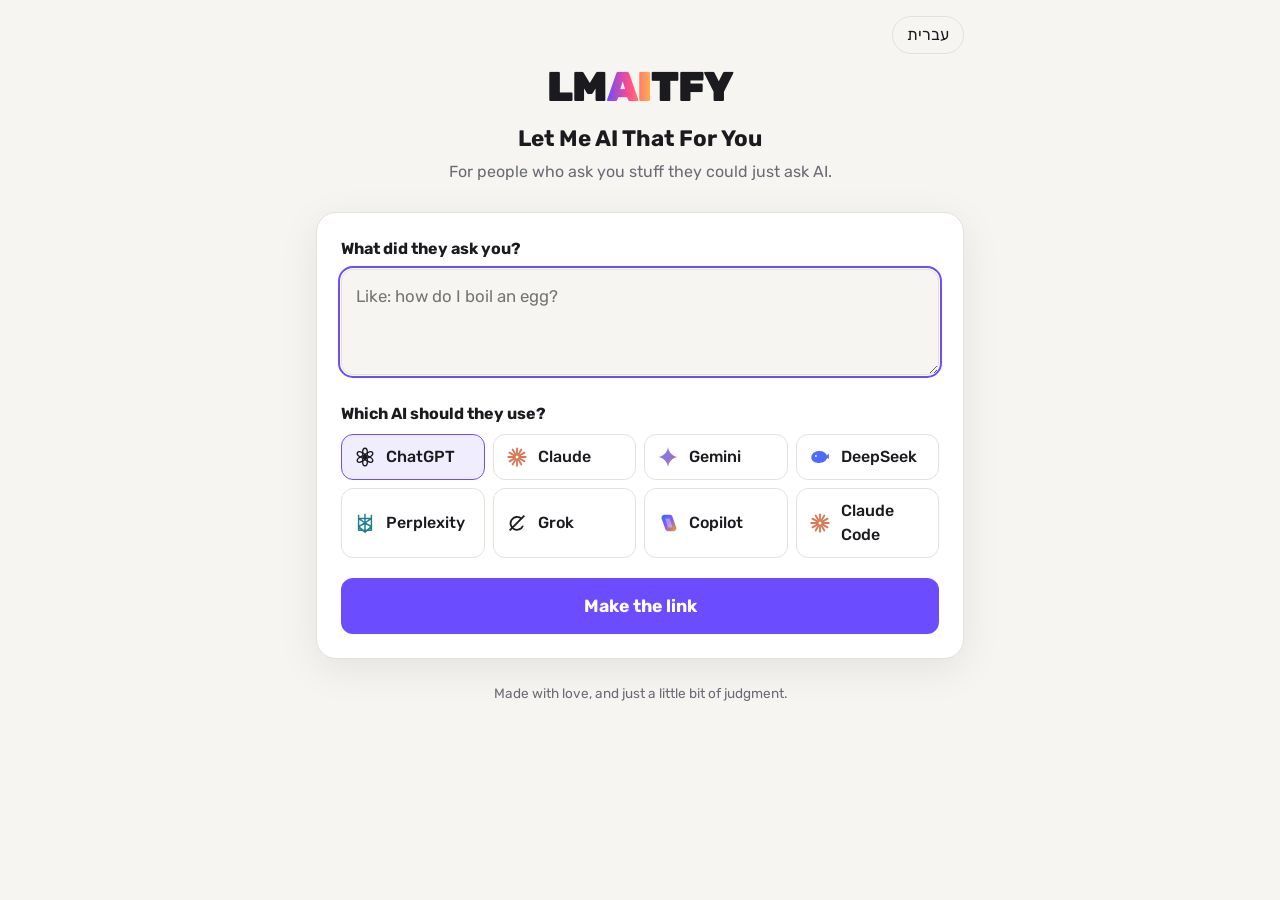
<file: index.html>
<!doctype html>
<html lang="en">
<head>
  <meta charset="utf-8">
  <meta name="viewport" content="width=device-width, initial-scale=1">
  <title>LMAITFY — Share a Guided AI Prompt Link</title>
  <meta name="description" content="Turn a question into a shareable link. LMAITFY walks the recipient through asking ChatGPT, Claude, Gemini, or another AI assistant, then takes them there to get the answer.">
  <link rel="canonical" href="https://almog-wedev.github.io/let-me-ai-that-for-you/">
  <meta name="robots" content="index, follow">
  <meta name="theme-color" content="#6c4cff">

  <!-- Open Graph / social previews -->
  <meta property="og:type" content="website">
  <meta property="og:site_name" content="LMAITFY">
  <meta property="og:title" content="LMAITFY — Share a Guided AI Prompt Link">
  <meta property="og:description" content="Turn a question into a shareable link that walks the recipient through asking ChatGPT, Claude, Gemini, or another AI assistant, step by step.">
  <meta property="og:url" content="https://almog-wedev.github.io/let-me-ai-that-for-you/">
  <meta property="og:locale" content="en_US">
  <meta property="og:locale:alternate" content="he_IL">
  <meta name="twitter:card" content="summary">
  <meta name="twitter:title" content="LMAITFY — Share a Guided AI Prompt Link">
  <meta name="twitter:description" content="Turn a question into a shareable link that walks the recipient through asking an AI assistant, step by step.">

  <link rel="icon" href="data:image/svg+xml,<svg xmlns='http://www.w3.org/2000/svg' viewBox='0 0 100 100'><text y='.9em' font-size='90'>🤖</text></svg>">
  <link rel="preconnect" href="https://fonts.googleapis.com">
  <link rel="preconnect" href="https://fonts.gstatic.com" crossorigin>
  <link href="https://fonts.googleapis.com/css2?family=Rubik:wght@400;500;700;900&display=swap" rel="stylesheet">
  <link rel="stylesheet" href="style.css">

  <!-- Structured data so search engines can describe the tool accurately -->
  <script type="application/ld+json">
  {
    "@context": "https://schema.org",
    "@type": "WebApplication",
    "name": "LMAITFY",
    "alternateName": "Let Me AI That For You",
    "url": "https://almog-wedev.github.io/let-me-ai-that-for-you/",
    "description": "Generates a shareable link that walks someone through asking an AI assistant (ChatGPT, Claude, Gemini, and others) a specific question, then takes them there to get the answer.",
    "applicationCategory": "UtilitiesApplication",
    "operatingSystem": "Any",
    "inLanguage": ["en", "he"],
    "isAccessibleForFree": true,
    "offers": { "@type": "Offer", "price": "0", "priceCurrency": "USD" }
  }
  </script>
</head>
<body>
  <!-- ===== Create mode: build a link ===== -->
  <main id="create" class="create" hidden>
    <button id="langToggle" class="lang-toggle" type="button"></button>

    <header class="hero">
      <div class="logo">LM<span>AI</span>TFY</div>
      <h1 data-i18n="title"></h1>
      <p class="tagline" data-i18n="tagline"></p>
    </header>

    <form id="form" class="card" autocomplete="off">
      <label for="prompt" class="label" data-i18n="promptLabel"></label>
      <textarea id="prompt" rows="3" maxlength="2000" required data-i18n-placeholder="promptPlaceholder"></textarea>

      <span class="label" data-i18n="pickAi"></span>
      <div id="providers" class="providers" role="radiogroup"></div>
      <p id="noPrefillNote" class="note" hidden></p>

      <button class="btn primary" type="submit" data-i18n="generate"></button>

      <div id="result" class="result" hidden>
        <input id="link" class="link" readonly>
        <div class="actions">
          <button id="copyBtn" class="btn" type="button" data-i18n="copy"></button>
          <a id="previewBtn" class="btn" target="_blank" rel="noopener" data-i18n="preview"></a>
          <button id="shareBtn" class="btn" type="button" data-i18n="share"></button>
        </div>
      </div>
    </form>

    <footer class="footer" data-i18n="footer"></footer>
  </main>

  <!-- ===== Play mode: the condescending tutorial ===== -->
  <main id="play" class="play" hidden>
    <header class="play-head">
      <a href="./" class="logo small">LM<span>AI</span>TFY</a>
      <div class="play-head-right">
        <button id="pauseBtn" class="icon-btn" type="button"></button>
        <span class="rail" aria-hidden="true"><i></i><i></i><i></i><i></i></span>
      </div>
    </header>

    <p id="caption" class="caption" aria-live="polite"><span class="step-badge"><span data-i18n="stepLabel"></span> <b id="stepNum">1</b></span> <span id="captionText"></span></p>

    <div id="stage" class="stage">
      <div id="window"></div>
      <div id="keycap" class="keycap" hidden></div>
      <svg id="cursor" class="cursor" viewBox="0 0 24 24" aria-hidden="true">
        <path d="M4 2l16 10-7 1.5L9.5 21z" fill="#fff" stroke="#000" stroke-width="1.5" stroke-linejoin="round"/>
      </svg>
    </div>

    <button id="skipBtn" class="skip" type="button" data-i18n="skip"></button>

    <div id="final" class="final" hidden>
      <div class="card final-card">
        <h2 id="finalTitle"></h2>
        <p id="finalSub"></p>
        <button id="goBtn" class="btn primary" type="button"></button>
        <p id="finalNote" class="note"></p>
        <a href="./" class="make-own" data-i18n="makeOwn"></a>
      </div>
    </div>
  </main>

  <script src="icons.js"></script>
  <script src="providers.js"></script>
  <script src="i18n.js"></script>
  <script src="app.js"></script>
</body>
</html>
</file>
<file: style.css>
/* ===================================================================
   Tokens
   =================================================================== */
:root {
  --bg: #f6f5f2;
  --fg: #1b1b1f;
  --muted: #6b6b75;
  --card: #ffffff;
  --border: #e3e1dc;
  --accent: #6c4cff;
  --accent-fg: #ffffff;
  --shadow: 0 10px 40px rgba(0, 0, 0, .08);
  --win-shadow: 0 30px 80px -20px rgba(0, 0, 0, .35), 0 0 0 1px rgba(0, 0, 0, .08);

  /* Browser chrome (Chrome light) */
  --chrome-tabs: #dee1e6;
  --chrome-tab: #ffffff;
  --chrome-toolbar: #ffffff;
  --chrome-omni: #f1f3f4;
  --chrome-fg: #3c4043;
  --chrome-muted: #5f6368;
  --chrome-line: #dadce0;
}
@media (prefers-color-scheme: dark) {
  :root {
    --bg: #0f0f12;
    --fg: #f1f1f3;
    --muted: #9a9aa5;
    --card: #1c1c21;
    --border: #2c2c33;
    --shadow: 0 10px 40px rgba(0, 0, 0, .4);
    --win-shadow: 0 30px 80px -20px rgba(0, 0, 0, .8), 0 0 0 1px rgba(255, 255, 255, .08);

    /* Browser chrome (Chrome dark) */
    --chrome-tabs: #1f2023;
    --chrome-tab: #35363a;
    --chrome-toolbar: #35363a;
    --chrome-omni: #202124;
    --chrome-fg: #e8eaed;
    --chrome-muted: #9aa0a6;
    --chrome-line: #4a4b4f;
  }
}

* { box-sizing: border-box; }
[hidden] { display: none !important; }

body {
  margin: 0;
  min-height: 100vh;
  background: var(--bg);
  color: var(--fg);
  font-family: Rubik, system-ui, -apple-system, "Segoe UI", sans-serif;
  line-height: 1.5;
  overflow-x: hidden;
}

.ico { flex: none; display: block; }
.muted { opacity: .6; }

/* ===================================================================
   Shared components
   =================================================================== */
.card {
  background: var(--card);
  border: 1px solid var(--border);
  border-radius: 20px;
  box-shadow: var(--shadow);
  padding: 24px;
}
.btn {
  display: inline-flex; align-items: center; justify-content: center; gap: 6px;
  padding: 12px 20px; border: 1px solid var(--border); border-radius: 12px;
  background: var(--card); color: var(--fg);
  font: inherit; font-weight: 500; text-decoration: none; cursor: pointer;
  transition: transform .1s, filter .15s;
}
.btn:hover { filter: brightness(.96); }
.btn:active { transform: scale(.97); }
.btn.primary { background: var(--accent); color: var(--accent-fg); border-color: transparent; font-weight: 700; }
.note { color: var(--muted); font-size: .9rem; margin: 8px 0 0; }

.logo { font-weight: 900; font-size: 2.6rem; letter-spacing: -1px; direction: ltr; color: var(--fg); text-decoration: none; }
.logo span { background: linear-gradient(90deg, #6c4cff, #ff4c8b, #ffb34c); -webkit-background-clip: text; background-clip: text; color: transparent; }
.logo.small { font-size: 1.3rem; }

.avatar {
  display: inline-grid; place-items: center; flex: none;
  width: 26px; height: 26px; border-radius: 50%;
  background: linear-gradient(135deg, #f97316, #db2777); color: #fff;
  font-style: normal; font-size: .75rem; font-weight: 700;
}

.caret { display: none; width: 2px; height: 1.15em; margin-inline-start: 1px; background: currentColor; animation: blink 1s steps(1) infinite; vertical-align: text-bottom; }
.focused .caret { display: inline-block; }
.pressed { transform: scale(.97); }

/* ===================================================================
   Create mode
   =================================================================== */
.create { max-width: 680px; margin: 0 auto; padding: 56px 16px; position: relative; }
.lang-toggle {
  position: absolute; top: 16px; inset-inline-end: 16px;
  background: none; border: 1px solid var(--border); border-radius: 999px;
  color: var(--fg); padding: 6px 14px; font: inherit; cursor: pointer;
}
.hero { text-align: center; margin-bottom: 28px; }
.hero h1 { font-size: 1.4rem; margin: 4px 0; }
.tagline { color: var(--muted); margin: 0; }

.label { display: block; font-weight: 700; margin: 0 0 8px; }
textarea {
  width: 100%; resize: vertical; margin-bottom: 20px;
  padding: 14px; border-radius: 12px; border: 1px solid var(--border);
  background: var(--bg); color: var(--fg); font: inherit; font-size: 1.05rem;
  unicode-bidi: plaintext;
}
textarea:focus, .link:focus { outline: 2px solid var(--accent); outline-offset: 1px; }

.providers { display: grid; grid-template-columns: repeat(auto-fill, minmax(140px, 1fr)); gap: 8px; }
.provider {
  display: flex; align-items: center; gap: 10px;
  padding: 10px 12px; border: 1px solid var(--border); border-radius: 12px;
  cursor: pointer; font-weight: 500; transition: border-color .15s, background .15s, transform .1s;
}
.provider:hover { transform: translateY(-1px); }
.provider input { position: absolute; opacity: 0; pointer-events: none; }
.provider:has(input:checked) { border-color: var(--accent); background: color-mix(in srgb, var(--accent) 10%, transparent); }
.provider:has(input:focus-visible) { outline: 2px solid var(--accent); }
.provider-logo { width: 22px; height: 22px; flex: none; }
.provider-logo svg { width: 100%; height: 100%; display: block; }

form > .btn.primary { width: 100%; margin-top: 20px; font-size: 1.1rem; padding: 14px; }

.result { margin-top: 20px; animation: pop .3s ease; }
.link {
  width: 100%; padding: 12px; border-radius: 12px; border: 1px dashed var(--accent);
  background: var(--bg); color: var(--fg); font: inherit; font-size: .9rem; direction: ltr;
}
.actions { display: flex; flex-wrap: wrap; gap: 8px; margin-top: 10px; }
.actions .btn { flex: 1; }
.footer { text-align: center; color: var(--muted); font-size: .85rem; margin-top: 24px; }

/* ===================================================================
   Play mode — page frame
   =================================================================== */
.play { max-width: 1120px; margin: 0 auto; padding: 16px 16px 40px; }
.play-head { display: flex; align-items: center; justify-content: space-between; }
.play-head-right { display: flex; align-items: center; gap: 14px; }
.icon-btn {
  display: grid; place-items: center; width: 34px; height: 34px; flex: none;
  border: 1px solid var(--border); border-radius: 50%; background: var(--card); color: var(--fg);
  cursor: pointer; transition: background .15s, transform .1s;
}
.icon-btn:hover { transform: scale(1.06); }
.icon-btn:active { transform: scale(.94); }
.icon-btn.is-paused { background: var(--accent); color: var(--accent-fg); border-color: transparent; }
.rail { display: flex; gap: 6px; }
.rail i { width: 28px; height: 6px; border-radius: 3px; background: var(--border); transition: background .3s; }
.rail i.on { background: var(--accent); }
.rail i.now { animation: railPulse 1s ease 2; }

.caption {
  min-height: 4.1em; margin: 14px 0 18px; text-align: center; /* room for 3 lines so the window never shifts */
  font-size: clamp(1.05rem, 2.4vw, 1.55rem); font-weight: 700; line-height: 1.35;
}
/* Step change: old text drops out, new text springs in with a highlighter swipe */
.caption.out { animation: captionOut .22s ease forwards; }
.caption.in { animation: captionIn .6s cubic-bezier(.2, 1.3, .4, 1); }
.caption.in .step-badge { animation: badge .6s ease; }
#captionText {
  padding: 0 .15em; border-radius: .2em;
  background: linear-gradient(color-mix(in srgb, var(--accent) 35%, transparent), color-mix(in srgb, var(--accent) 35%, transparent)) no-repeat left / 0 100%;
  -webkit-box-decoration-break: clone; box-decoration-break: clone;
}
[dir="rtl"] #captionText { background-position: right; }
.caption.in #captionText { animation: highlight 1.6s ease .25s forwards; }
.step-badge {
  display: inline-block; vertical-align: middle; margin-inline-end: 6px;
  padding: 2px 12px; border-radius: 999px; background: var(--accent); color: var(--accent-fg);
  font-size: .7em; font-weight: 700; text-transform: uppercase; letter-spacing: .5px;
}

.stage { position: relative; direction: ltr; }
.win { border-radius: 12px; overflow: hidden; box-shadow: var(--win-shadow); }
.lights { display: flex; gap: 8px; flex: none; }
.lights i { width: 12px; height: 12px; border-radius: 50%; background: #ff5f57; box-shadow: inset 0 0 0 .5px rgba(0, 0, 0, .2); }
.lights i:nth-child(2) { background: #febc2e; }
.lights i:nth-child(3) { background: #28c840; }

/* ===================================================================
   Browser chrome
   =================================================================== */
.browser { background: var(--chrome-toolbar); color: var(--chrome-fg); font-family: system-ui, -apple-system, "Segoe UI", Roboto, sans-serif; font-size: 13px; }

.tabstrip { display: flex; align-items: flex-end; gap: 2px; height: 42px; padding: 0 10px 0 14px; background: var(--chrome-tabs); }
.tabstrip .lights { align-self: center; margin-right: 14px; }
.tab {
  position: relative; display: flex; align-items: center; gap: 8px;
  width: 230px; min-width: 0; height: 34px; padding: 0 10px 0 12px;
  border-radius: 10px 10px 0 0; color: var(--chrome-muted);
}
.tab.active { background: var(--chrome-tab); color: var(--chrome-fg); }
.tab.active::before, .tab.active::after { content: ""; position: absolute; bottom: 0; width: 10px; height: 10px; background: radial-gradient(circle at 0 0, transparent 10px, var(--chrome-tab) 10.5px); }
.tab.active::before { left: -10px; background: radial-gradient(circle at 0 0, transparent 9.5px, var(--chrome-tab) 10px); transform: scaleX(-1); }
.tab.active::after { right: -10px; background: radial-gradient(circle at 0 0, transparent 9.5px, var(--chrome-tab) 10px); }
.tab.ghost::before { content: ""; position: absolute; left: -1px; top: 9px; bottom: 9px; width: 1px; background: var(--chrome-line); }
.tab-ico { width: 16px; height: 16px; display: grid; place-items: center; flex: none; }
.tab-ico svg { width: 16px; height: 16px; }
.tab-title { flex: 1; overflow: hidden; white-space: nowrap; text-overflow: ellipsis; }
.tab-new { display: grid; place-items: center; width: 28px; height: 28px; margin: 0 0 3px 4px; border-radius: 50%; color: var(--chrome-muted); }
.spinner { width: 14px; height: 14px; border-radius: 50%; border: 2px solid var(--chrome-line); border-top-color: #1a73e8; animation: spin .7s linear infinite; }

.toolbar { position: relative; display: flex; align-items: center; gap: 10px; height: 44px; padding: 0 10px; background: var(--chrome-toolbar); }
.nav { display: flex; gap: 14px; padding: 0 6px; color: var(--chrome-muted); }
.omni {
  position: relative; flex: 1; display: flex; align-items: center; gap: 10px;
  height: 34px; padding: 0 14px; border-radius: 17px; background: var(--chrome-omni);
  transition: background .15s, box-shadow .15s;
}
.omni.focused { background: var(--chrome-toolbar); box-shadow: 0 0 0 2px #1a73e8; }
.omni-ico { color: var(--chrome-muted); display: grid; place-items: center; }
.omni-field { flex: 1; font-size: 14px; white-space: nowrap; overflow: hidden; }
.omni-star { color: var(--chrome-muted); }
.omni .ph { color: var(--chrome-muted); }
#omniText:not(:empty) ~ .ph { display: none; }
.omni-drop {
  position: absolute; z-index: 3; left: -1px; right: -1px; top: 38px;
  padding: 6px 0; border-radius: 0 0 16px 16px; background: var(--chrome-toolbar);
  box-shadow: 0 8px 20px rgba(0, 0, 0, .18);
}
.omni-row { display: flex; align-items: center; gap: 12px; padding: 7px 16px; font-size: 14px; }
.omni-row .ico { color: var(--chrome-muted); }
.omni-row.active { background: color-mix(in srgb, var(--chrome-fg) 8%, transparent); }
.tb-right { display: flex; align-items: center; gap: 12px; color: var(--chrome-muted); }
.progress { position: absolute; left: 0; bottom: 0; height: 2px; width: 0; background: #1a73e8; }
.progress.loading { width: 100%; transition: width 1s ease-out; }

.bookmarks {
  display: flex; gap: 18px; height: 30px; align-items: center; padding: 0 16px;
  background: var(--chrome-toolbar); border-bottom: 1px solid var(--chrome-line);
  color: var(--chrome-fg); font-size: 12px; white-space: nowrap; overflow: hidden;
}
.bookmarks span { display: flex; align-items: center; gap: 6px; }
.bookmarks .ico { color: var(--chrome-muted); }

.viewport { height: min(66vh, 600px); min-height: 420px; container-type: inline-size; position: relative; overflow: hidden; }

/* New tab page */
.ntp { height: 100%; display: flex; flex-direction: column; align-items: center; justify-content: center; gap: 26px; background: var(--chrome-toolbar); }
.ntp-brand { font-size: 2.4rem; font-weight: 600; letter-spacing: -1px; background: linear-gradient(90deg, #4285f4, #9b72cb, #ea4335, #fbbc05); -webkit-background-clip: text; background-clip: text; color: transparent; }
.ntp-search { display: flex; align-items: center; gap: 12px; width: min(560px, 86%); height: 46px; padding: 0 18px; border-radius: 23px; background: var(--chrome-omni); color: var(--chrome-muted); font-size: 15px; }
.ntp-search span { flex: 1; }
.ntp-tiles { display: flex; flex-wrap: wrap; justify-content: center; gap: 12px; max-width: 560px; }
.ntp-tile { display: flex; flex-direction: column; align-items: center; gap: 8px; width: 84px; font-size: 12px; color: var(--chrome-fg); }
.ntp-tile i { display: grid; place-items: center; width: 48px; height: 48px; border-radius: 50%; background: var(--chrome-omni); }
.ntp-tile svg { width: 24px; height: 24px; }

/* ===================================================================
   Provider app (generic layout, themed per provider below)
   =================================================================== */
.app {
  --a-bg: #fff; --a-fg: #111; --a-muted: #6b7280; --a-sb: #f9f9f9; --a-line: #e5e7eb;
  --a-input: #fff; --a-send: #111; --a-send-fg: #fff; --a-bubble: #f3f4f6; --a-hover: rgba(0, 0, 0, .05);
  --a-radius: 26px; --a-font: system-ui, -apple-system, "Segoe UI", Roboto, sans-serif; --a-greet-font: var(--a-font);
  height: 100%; display: flex; background: var(--a-bg); color: var(--a-fg); font-family: var(--a-font); font-size: 14px;
  animation: fade .35s ease;
}

/* Sidebar */
.sb { width: 250px; flex: none; display: flex; flex-direction: column; gap: 2px; padding: 10px; background: var(--a-sb); border-right: 1px solid var(--a-line); overflow: hidden; }
.sb-top { display: flex; align-items: center; gap: 8px; padding: 6px 8px 12px; color: var(--a-muted); }
.sb-logo { width: 24px; height: 24px; color: var(--a-fg); }
.sb-logo svg { width: 100%; height: 100%; }
.sb-brand { flex: 1; font-weight: 600; font-size: 15px; color: var(--a-fg); }
.sb-item { display: flex; align-items: center; gap: 10px; padding: 8px 10px; border-radius: 10px; }
.sb-item:first-child { font-weight: 500; }
.sb-label { padding: 16px 10px 6px; font-size: 12px; color: var(--a-muted); }
.sb-list { flex: 1; display: flex; flex-direction: column; overflow: hidden; }
.sb-hist { padding: 6px 10px; border-radius: 10px; font-size: 12.5px; white-space: nowrap; overflow: hidden; text-overflow: ellipsis; } /* smaller than the sidebar's base size so longer chat titles still fit on one line */
.sb-hist.current { background: var(--a-hover); }
.sb-user { display: flex; align-items: center; gap: 10px; padding: 10px 8px 4px; border-top: 1px solid var(--a-line); }
.sb-user small { display: block; font-size: 11px; color: var(--a-muted); line-height: 1.2; }

/* Main column */
.main { flex: 1; min-width: 0; display: flex; flex-direction: column; }
.topbar { display: flex; align-items: center; justify-content: space-between; height: 52px; padding: 0 18px; flex: none; }
.model { display: flex; align-items: center; gap: 4px; font-size: 17px; font-weight: 500; }
.topbar-r { display: flex; gap: 16px; color: var(--a-muted); }
.center { flex: 1; min-height: 0; display: flex; flex-direction: column; justify-content: center; align-items: center; gap: 22px; padding: 0 24px 16px; }
.greet { text-align: center; }
.greet-logo { display: none; }
.greet h2 { margin: 0; font-family: var(--a-greet-font); font-weight: 400; font-size: clamp(1.5rem, 3.6cqi, 2.1rem); letter-spacing: -.3px; }
.greet p { margin: 6px 0 0; color: var(--a-muted); font-size: 15px; }

.composer {
  width: 100%; max-width: 720px; padding: 12px 12px 10px 18px;
  border-radius: var(--a-radius); background: var(--a-input);
  border: 1px solid var(--a-line); box-shadow: 0 2px 12px rgba(0, 0, 0, .06);
  transition: box-shadow .2s, border-color .2s, transform .1s;
}
.composer.focused { border-color: color-mix(in srgb, var(--a-fg) 30%, transparent); box-shadow: 0 4px 22px rgba(0, 0, 0, .12); }
.composer-input { min-height: 26px; max-height: 7.5em; overflow: auto; padding: 4px 0 8px; font-size: 16px; white-space: pre-wrap; word-break: break-word; unicode-bidi: plaintext; }
.composer .ph { color: var(--a-muted); }
#composerText:not(:empty) ~ .ph { display: none; }
.composer-row { display: flex; justify-content: space-between; align-items: center; }
.tools { display: flex; align-items: center; gap: 6px; }
.tool { display: flex; align-items: center; gap: 6px; height: 34px; padding: 0 12px; border-radius: 17px; border: 1px solid var(--a-line); color: var(--a-muted); font-size: 13px; }
.tool.icon-only { width: 34px; padding: 0; justify-content: center; border: 0; }
.model-pill { border: 0; color: var(--a-fg); }
.send {
  display: grid; place-items: center; width: 36px; height: 36px; border-radius: 50%;
  background: color-mix(in srgb, var(--a-fg) 15%, transparent); color: var(--a-bg);
  transition: background .2s, transform .1s;
}
.send.ready { background: var(--a-send); color: var(--a-send-fg); }

.chips { display: flex; flex-wrap: wrap; justify-content: center; gap: 8px; max-width: 720px; }
.chip { display: flex; align-items: center; gap: 6px; padding: 7px 14px; border-radius: 999px; border: 1px solid var(--a-line); color: var(--a-muted); font-size: 13px; }
.disclaimer { padding: 0 0 10px; text-align: center; font-size: 12px; color: var(--a-muted); flex: none; }

/* Conversation state */
.messages { display: none; }
.chatting .center { justify-content: flex-end; }
.chatting .messages { display: flex; flex-direction: column; gap: 18px; width: 100%; max-width: 720px; flex: 1; overflow: auto; padding-top: 16px; scroll-behavior: smooth; animation: fade .4s ease; }
.bubble { align-self: flex-end; max-width: 75%; padding: 10px 16px; border-radius: 20px; background: var(--a-bubble); white-space: pre-wrap; word-break: break-word; unicode-bidi: plaintext; animation: pop .25s ease; font-size: 15px; }
.reply { display: flex; gap: 12px; align-items: flex-start; font-size: 15px; line-height: 1.6; unicode-bidi: plaintext; }
.reply-logo { width: 26px; height: 26px; flex: none; color: var(--a-fg); }
.reply-logo svg { width: 100%; height: 100%; }
.thinking { display: flex; gap: 5px; padding: 8px 4px; }
.thinking i { width: 8px; height: 8px; border-radius: 50%; background: var(--a-fg); opacity: .4; animation: bounce 1s infinite; }
.thinking i:nth-child(2) { animation-delay: .15s; }
.thinking i:nth-child(3) { animation-delay: .3s; }

@container (max-width: 720px) {
  .sb { display: none; }
  .tool:not(.icon-only) span { display: none; }
  .tool:not(.icon-only) { width: 34px; padding: 0; justify-content: center; }
}

/* ---------- ChatGPT ---------- */
.app[data-ai="chatgpt"] {
  --a-bg: #212121; --a-fg: #ececec; --a-muted: #afafaf; --a-sb: #181818; --a-line: #3a3a3a;
  --a-input: #303030; --a-send: #fff; --a-send-fg: #000; --a-bubble: #303030; --a-hover: #2a2a2a;
  --a-radius: 28px;
}
.app[data-ai="chatgpt"] .sb { border: 0; }
.app[data-ai="chatgpt"] .sb-brand { display: none; }
.app[data-ai="chatgpt"] .sb-top { justify-content: space-between; }
.app[data-ai="chatgpt"] .composer { border: 0; }
.app[data-ai="chatgpt"] .greet h2 { font-size: clamp(1.5rem, 3.4cqi, 1.9rem); }

/* ---------- Claude ---------- */
.app[data-ai="claude"] {
  --a-bg: #faf9f5; --a-fg: #3d3929; --a-muted: #83827d; --a-sb: #f5f4ed; --a-line: #e8e6dc;
  --a-input: #fff; --a-send: #c96442; --a-send-fg: #fff; --a-bubble: #f0eee6; --a-hover: #ebe9df;
  --a-radius: 20px; --a-greet-font: Georgia, "Times New Roman", serif;
}
.app[data-ai="claude"] .sb-brand { font-family: Georgia, serif; font-size: 18px; }
.app[data-ai="claude"] .sb-logo { display: none; }
.app[data-ai="claude"] .greet { display: flex; align-items: center; gap: 14px; }
.app[data-ai="claude"] .greet-logo { display: block; width: 38px; height: 38px; }
.app[data-ai="claude"] .greet-logo svg { width: 100%; height: 100%; }
.app[data-ai="claude"] .greet h2 { font-weight: 300; font-size: clamp(1.8rem, 4.4cqi, 2.6rem); }
.app[data-ai="claude"] .send { border-radius: 10px; width: 34px; height: 34px; }
.app[data-ai="claude"] .chip { background: #fff; }
.app[data-ai="claude"] .tool.icon-only { border: 1px solid var(--a-line); border-radius: 10px; width: 32px; height: 32px; }
.app[data-ai="claude"] .bubble { border-radius: 12px; }

/* ---------- Gemini ---------- */
.app[data-ai="gemini"] {
  --a-bg: #131314; --a-fg: #e3e3e3; --a-muted: #a2a9b0; --a-sb: #1e1f20; --a-line: #3c4043;
  --a-input: #1e1f20; --a-send: #a8c7fa; --a-send-fg: #062e6f; --a-bubble: #333537; --a-hover: #282a2c;
  --a-radius: 32px; --a-font: "Google Sans", system-ui, sans-serif;
}
.app[data-ai="gemini"] .sb { border: 0; }
.app[data-ai="gemini"] .sb-logo { display: none; }
.app[data-ai="gemini"] .greet h2 { font-size: clamp(1.8rem, 4.6cqi, 2.8rem); font-weight: 500; background: linear-gradient(74deg, #4285f4 0, #9b72cb 12%, #d96570 30%, #131314 55%); background-size: 400% 100%; -webkit-background-clip: text; background-clip: text; color: transparent; animation: gemini 2s ease forwards; }
.app[data-ai="gemini"] .chip { border: 0; background: #1e1f20; color: var(--a-fg); }
.app[data-ai="gemini"] .bubble { border-radius: 24px 4px 24px 24px; }

/* ---------- DeepSeek ---------- */
.app[data-ai="deepseek"] {
  --a-bg: #fff; --a-fg: #262626; --a-muted: #8b8b8b; --a-sb: #f9fbff; --a-line: #e5e7eb;
  --a-input: #f3f4f6; --a-send: #4d6bfe; --a-send-fg: #fff; --a-bubble: #eff6ff; --a-hover: #eef2ff;
  --a-radius: 24px;
}
.app[data-ai="deepseek"] .sb-brand { color: #4d6bfe; font-weight: 700; font-size: 20px; letter-spacing: -.5px; }
.app[data-ai="deepseek"] .sb-item:first-child { background: #dbeafe; color: #4d6bfe; border-radius: 14px; }
.app[data-ai="deepseek"] .greet { display: grid; grid-template-columns: auto auto; justify-content: center; align-items: center; column-gap: 12px; }
.app[data-ai="deepseek"] .greet-logo { display: block; width: 44px; height: 44px; grid-row: span 2; }
.app[data-ai="deepseek"] .greet h2 { font-weight: 600; font-size: clamp(1.3rem, 3cqi, 1.6rem); text-align: left; }
.app[data-ai="deepseek"] .greet p { grid-column: 2; text-align: left; margin: 0; }
.app[data-ai="deepseek"] .composer { border: 0; box-shadow: none; }
.app[data-ai="deepseek"] .tool:not(.icon-only) { background: #fff; }
.app[data-ai="deepseek"] .tool:first-child { border-color: #4d6bfe; color: #4d6bfe; background: #dbeafe; }

/* ---------- Perplexity ---------- */
.app[data-ai="perplexity"] {
  --a-bg: #fcfcf9; --a-fg: #13343b; --a-muted: #64645e; --a-sb: #f3f3ee; --a-line: #e5e5de;
  --a-input: #fff; --a-send: #20808d; --a-send-fg: #fff; --a-bubble: transparent; --a-hover: #e8e8e3;
  --a-radius: 16px;
}
.app[data-ai="perplexity"] .sb { width: 200px; }
.app[data-ai="perplexity"] .greet h2 { font-size: clamp(2rem, 5.5cqi, 3.2rem); font-weight: 300; letter-spacing: -1.5px; }
.app[data-ai="perplexity"] .send { border-radius: 10px; }
.app[data-ai="perplexity"] .tools:first-child { background: #f3f3ee; border-radius: 10px; padding: 3px; gap: 2px; }
.app[data-ai="perplexity"] .tools:first-child .tool { border: 0; height: 28px; border-radius: 8px; }
.app[data-ai="perplexity"] .tools:first-child .tool:first-child { background: #fff; color: #20808d; box-shadow: 0 1px 2px rgba(0, 0, 0, .1); }
.app[data-ai="perplexity"] .bubble { align-self: flex-start; padding: 0; font-size: 26px; max-width: 100%; }

/* ---------- Grok ---------- */
.app[data-ai="grok"] {
  --a-bg: #000; --a-fg: #fff; --a-muted: #8e8e8e; --a-sb: #0a0a0a; --a-line: #262626;
  --a-input: #141414; --a-send: #fff; --a-send-fg: #000; --a-bubble: #1f1f1f; --a-hover: #1a1a1a;
  --a-radius: 28px;
}
.app[data-ai="grok"] .greet { display: flex; align-items: center; gap: 12px; }
.app[data-ai="grok"] .greet-logo { display: block; width: 46px; height: 46px; }
.app[data-ai="grok"] .greet h2 { font-size: clamp(2.2rem, 5.5cqi, 3.2rem); font-weight: 600; letter-spacing: -1px; }
.app[data-ai="grok"] .chip { background: transparent; color: var(--a-fg); }

/* ---------- Copilot ---------- */
.app[data-ai="copilot"] {
  --a-bg: #f7f3ee; --a-fg: #1b1b1b; --a-muted: #6d6a66; --a-sb: #efe9e2; --a-line: #e3dcd3;
  --a-input: #fff; --a-send: #1b1b1b; --a-send-fg: #fff; --a-bubble: #1b1b1b; --a-hover: #e5ddd3;
  --a-radius: 26px; --a-greet-font: Georgia, serif;
}
.app[data-ai="copilot"] .greet h2 { font-size: clamp(1.5rem, 3.8cqi, 2.3rem); max-width: 520px; }
.app[data-ai="copilot"] .bubble { color: #fff; }

/* ===================================================================
   Terminal (Claude Code)
   =================================================================== */
.term { background: #1a1a1a; color: #e5e5e5; font: 13.5px/1.55 ui-monospace, "SF Mono", Menlo, Consolas, monospace; }
.term-bar { position: relative; display: flex; align-items: center; height: 34px; padding: 0 14px; background: #2d2d2d; border-bottom: 1px solid #111; }
.term-title { position: absolute; left: 0; right: 0; text-align: center; color: #9a9a9a; font-size: 12.5px; pointer-events: none; }
.term-body { height: min(66vh, 600px); min-height: 420px; padding: 12px 16px; overflow: auto; display: flex; flex-direction: column; gap: 4px; }
.term-line { display: block; min-height: 1.5em; }
.ps1 { color: #67e8f9; }
.cc-box { margin: 12px 0 10px; padding: 10px 16px; border: 1px solid #d97757; border-radius: 8px; max-width: 520px; animation: fade .3s ease; }
.cc-star, .cc-spin, .cc-dot { color: #d97757; }
.cc-spin { display: inline-block; animation: spin 1.2s linear infinite; }
.cc-tips { margin-bottom: 12px; }
.cc-messages { display: flex; flex-direction: column; gap: 10px; margin-bottom: 10px; }
.cc-messages:empty { display: none; }
.cc-user { color: #a3a3a3; white-space: pre-wrap; word-break: break-word; }
.cc-reply { white-space: pre-wrap; }
.cc-input { padding: 6px 12px; border: 1px solid #4a4a4a; border-radius: 6px; white-space: pre-wrap; word-break: break-word; unicode-bidi: plaintext; }
.cc-input.focused { border-color: #8a8a8a; }
.cc-input .ph { color: #6b6b6b; }
.cc-gt { color: #a3a3a3; }
.cc-hint { display: flex; justify-content: space-between; gap: 12px; padding: 4px 4px 0; font-size: 12px; }

/* ===================================================================
   Fake cursor, ripple, keycap
   =================================================================== */
/* The arrow tip sits at path point (4,2) of a 24-unit viewBox → offset so the tip is exactly at translate(x, y) */
.cursor {
  position: absolute; top: -2px; left: -4px; width: 24px; height: 24px; z-index: 6;
  pointer-events: none; filter: drop-shadow(0 2px 3px rgba(0, 0, 0, .4));
  transform-origin: 4px 2px; will-change: transform;
  opacity: 0; transition: opacity .3s;
}
.cursor.ready { opacity: 1; }
.cursor.clicking { animation: click .18s ease; }
.ripple {
  position: absolute; top: -18px; left: -18px; width: 36px; height: 36px; z-index: 5; /* centered on its translate point */
  border-radius: 50%; background: color-mix(in srgb, var(--accent) 45%, transparent);
  pointer-events: none; animation: ripple .6s ease-out forwards;
}
.keycap {
  position: absolute; top: 0; left: 0; z-index: 7; pointer-events: none;
  padding: 6px 12px; border-radius: 8px; background: #fafafa; color: #222;
  font: 700 14px system-ui, sans-serif; white-space: nowrap;
  border: 1px solid #ccc; box-shadow: 0 4px 0 #bbb, 0 8px 16px rgba(0, 0, 0, .25);
}
.keycap.press { animation: keycap .65s ease; }

.skip { display: block; margin: 18px auto 0; background: none; border: 0; color: var(--muted); font: inherit; text-decoration: underline; cursor: pointer; }

/* ===================================================================
   Final card
   =================================================================== */
.final {
  position: fixed; inset: 0; z-index: 10; display: grid; place-items: center; padding: 16px;
  background: rgba(0, 0, 0, .55); backdrop-filter: blur(6px); animation: fade .3s ease;
}
.final-card { max-width: 460px; width: 100%; text-align: center; animation: pop .4s cubic-bezier(.2, 1.4, .4, 1); }
.final-card h2 { font-size: 2.2rem; font-weight: 900; margin: 0 0 8px; line-height: 1.15; }
.final-card p { color: var(--muted); }
.final-card .btn.primary { width: 100%; margin-top: 8px; font-size: 1.05rem; padding: 14px; }
.make-own { display: inline-block; margin-top: 16px; color: var(--accent); font-weight: 500; }
.confetti { position: fixed; top: 0; z-index: 11; height: 12px; border-radius: 2px; pointer-events: none; }

/* ===================================================================
   Animations
   =================================================================== */
@keyframes blink { 50% { opacity: 0; } }
@keyframes fade { from { opacity: 0; } }
@keyframes pop { from { opacity: 0; transform: scale(.96) translateY(6px); } }
@keyframes bounce { 50% { transform: translateY(-5px); opacity: .9; } }
@keyframes click { 50% { scale: .8; } }
@keyframes spin { to { transform: rotate(360deg); } }
@keyframes ripple { from { scale: .2; opacity: 1; } to { scale: 1.6; opacity: 0; } }
@keyframes keycap { 0% { opacity: 0; translate: 0 6px; } 20% { opacity: 1; translate: 0 0; } 45% { translate: 0 3px; box-shadow: 0 1px 0 #bbb; } 70% { translate: 0 0; } 100% { opacity: 0; } }
@keyframes captionOut { to { opacity: 0; transform: translateY(-10px); filter: blur(3px); } }
@keyframes captionIn { from { opacity: 0; transform: translateY(16px) scale(.94); filter: blur(4px); } }
@keyframes badge { 0%, 30% { transform: scale(1); } 55% { transform: scale(1.35) rotate(-4deg); } 100% { transform: scale(1); } }
@keyframes highlight { 0% { background-size: 0 100%; } 45% { background-size: 100% 100%; } 100% { background-size: 100% 100%; opacity: 1; } }
@keyframes railPulse { 50% { box-shadow: 0 0 0 4px color-mix(in srgb, var(--accent) 35%, transparent); } }
@keyframes gemini { from { background-position: 100% 0; } to { background-position: 0 0; } }

@media (prefers-reduced-motion: reduce) {
  *, *::before, *::after { animation-duration: .01ms !important; }
}
</file>
